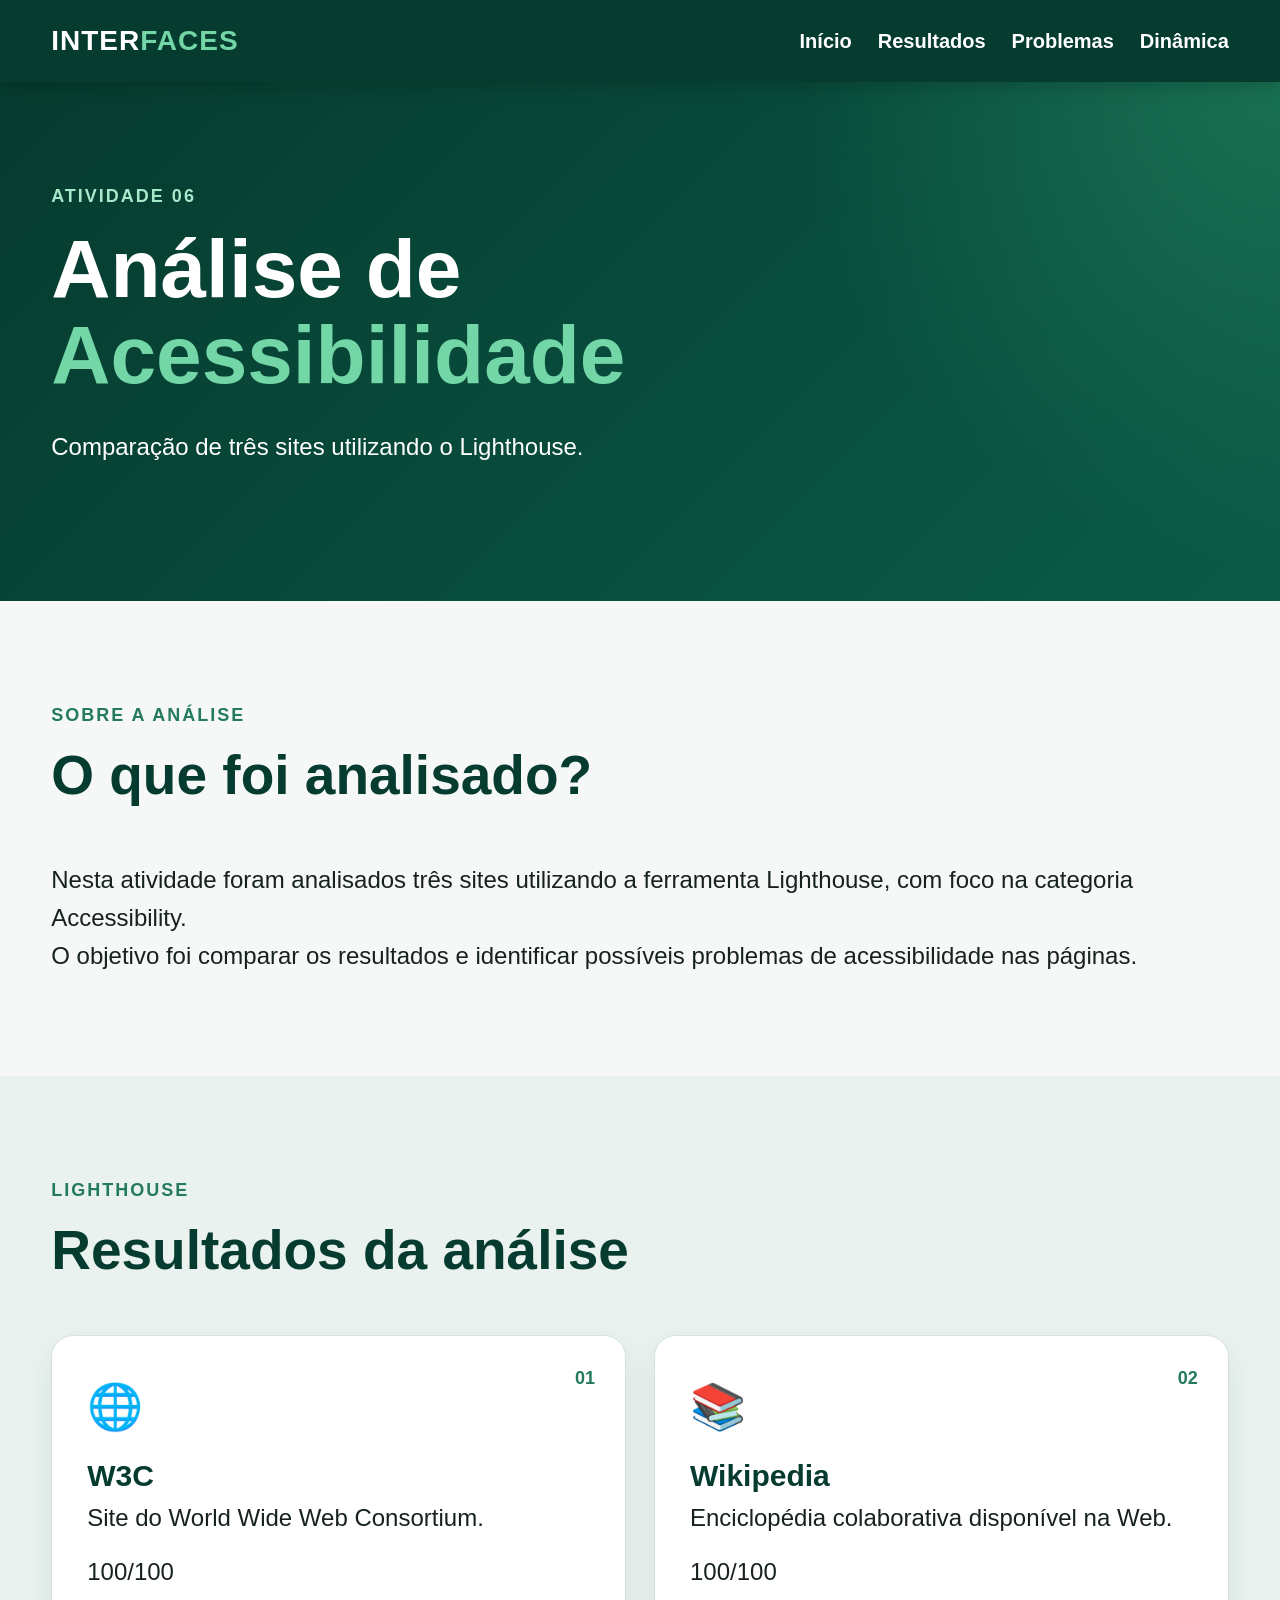
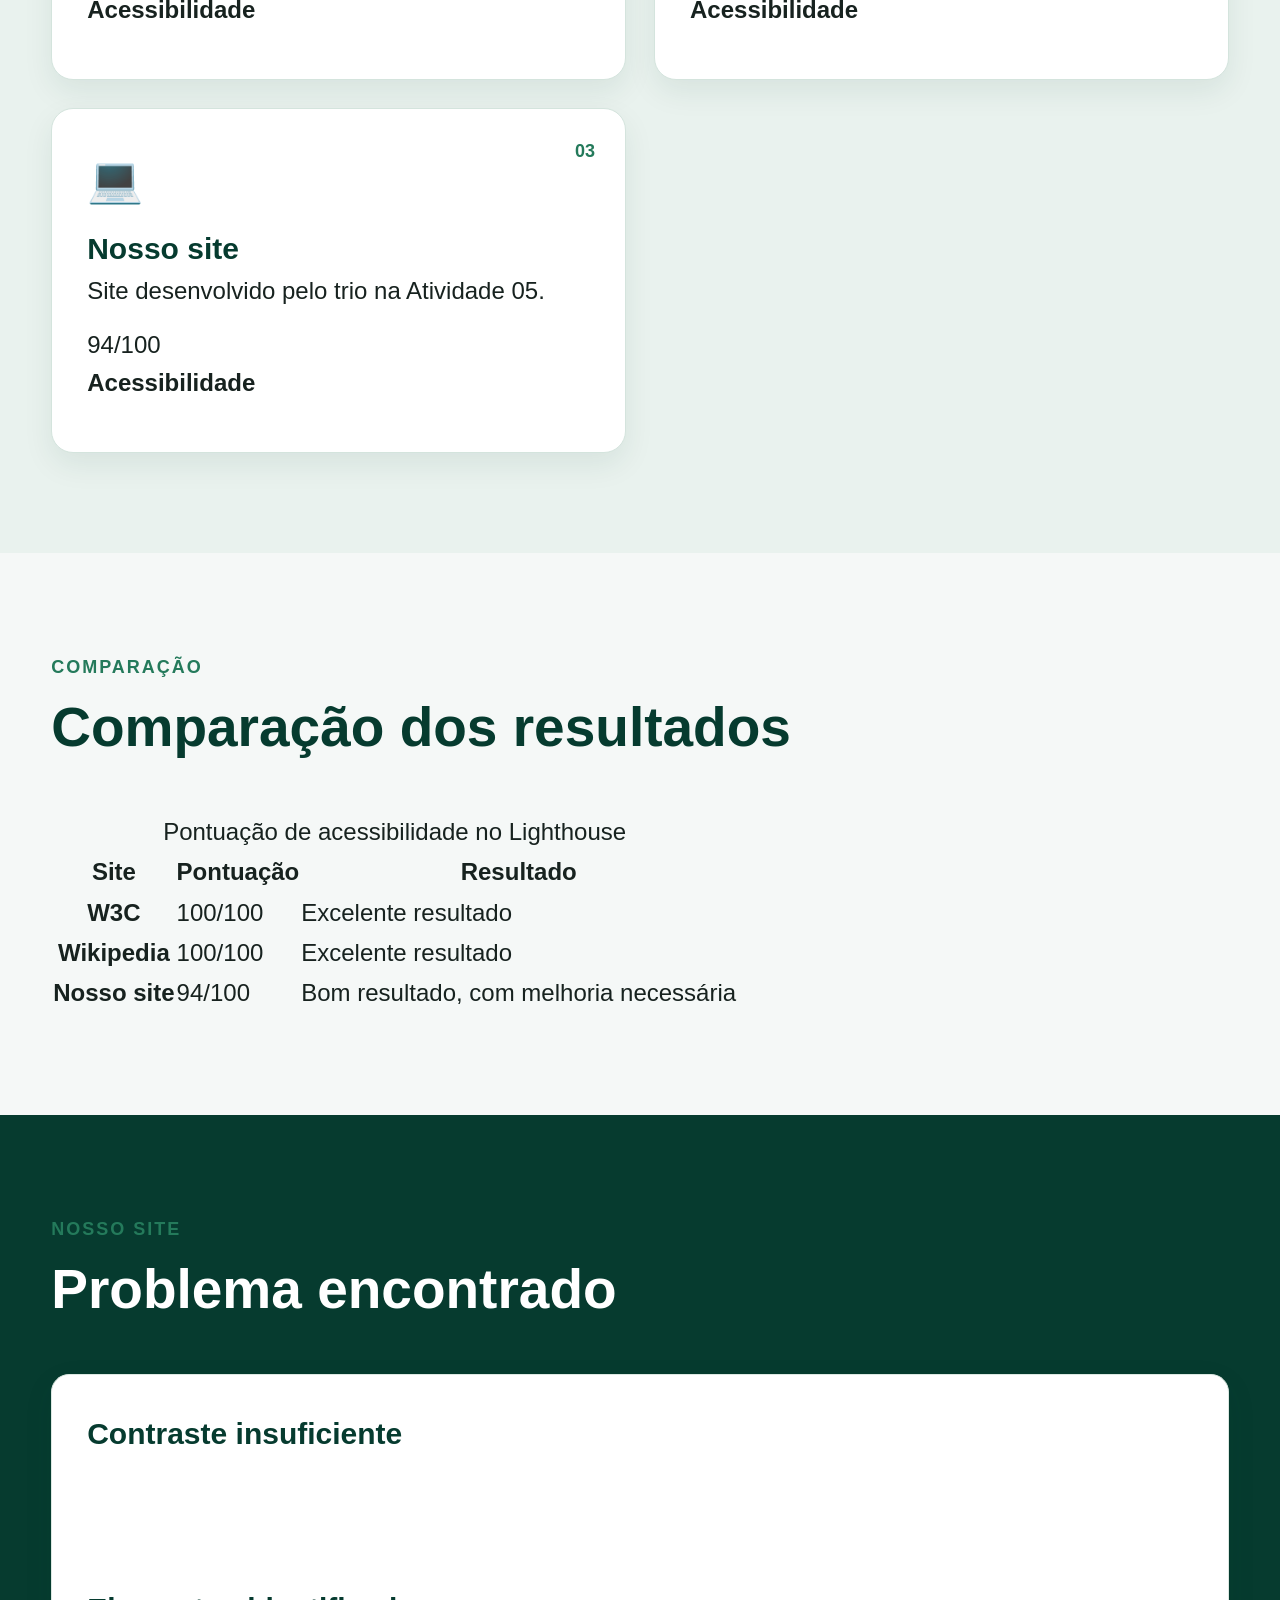
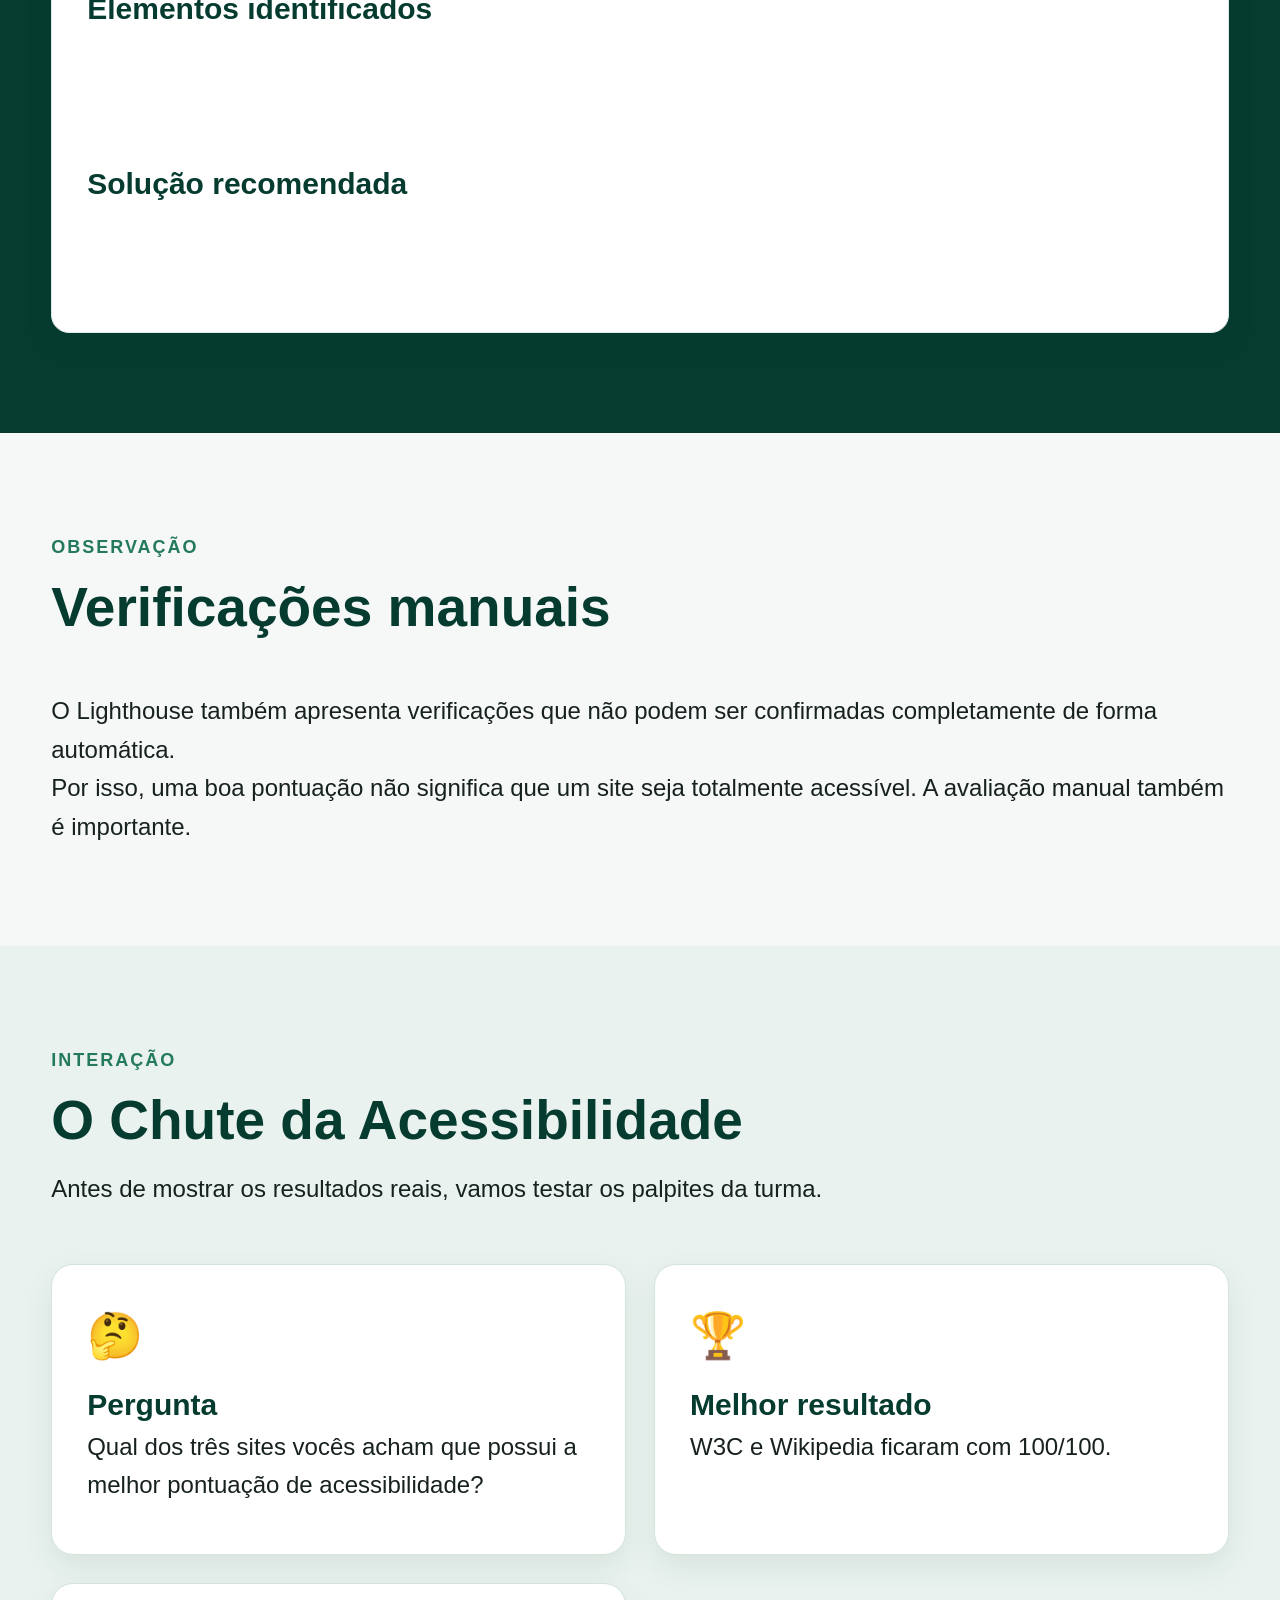
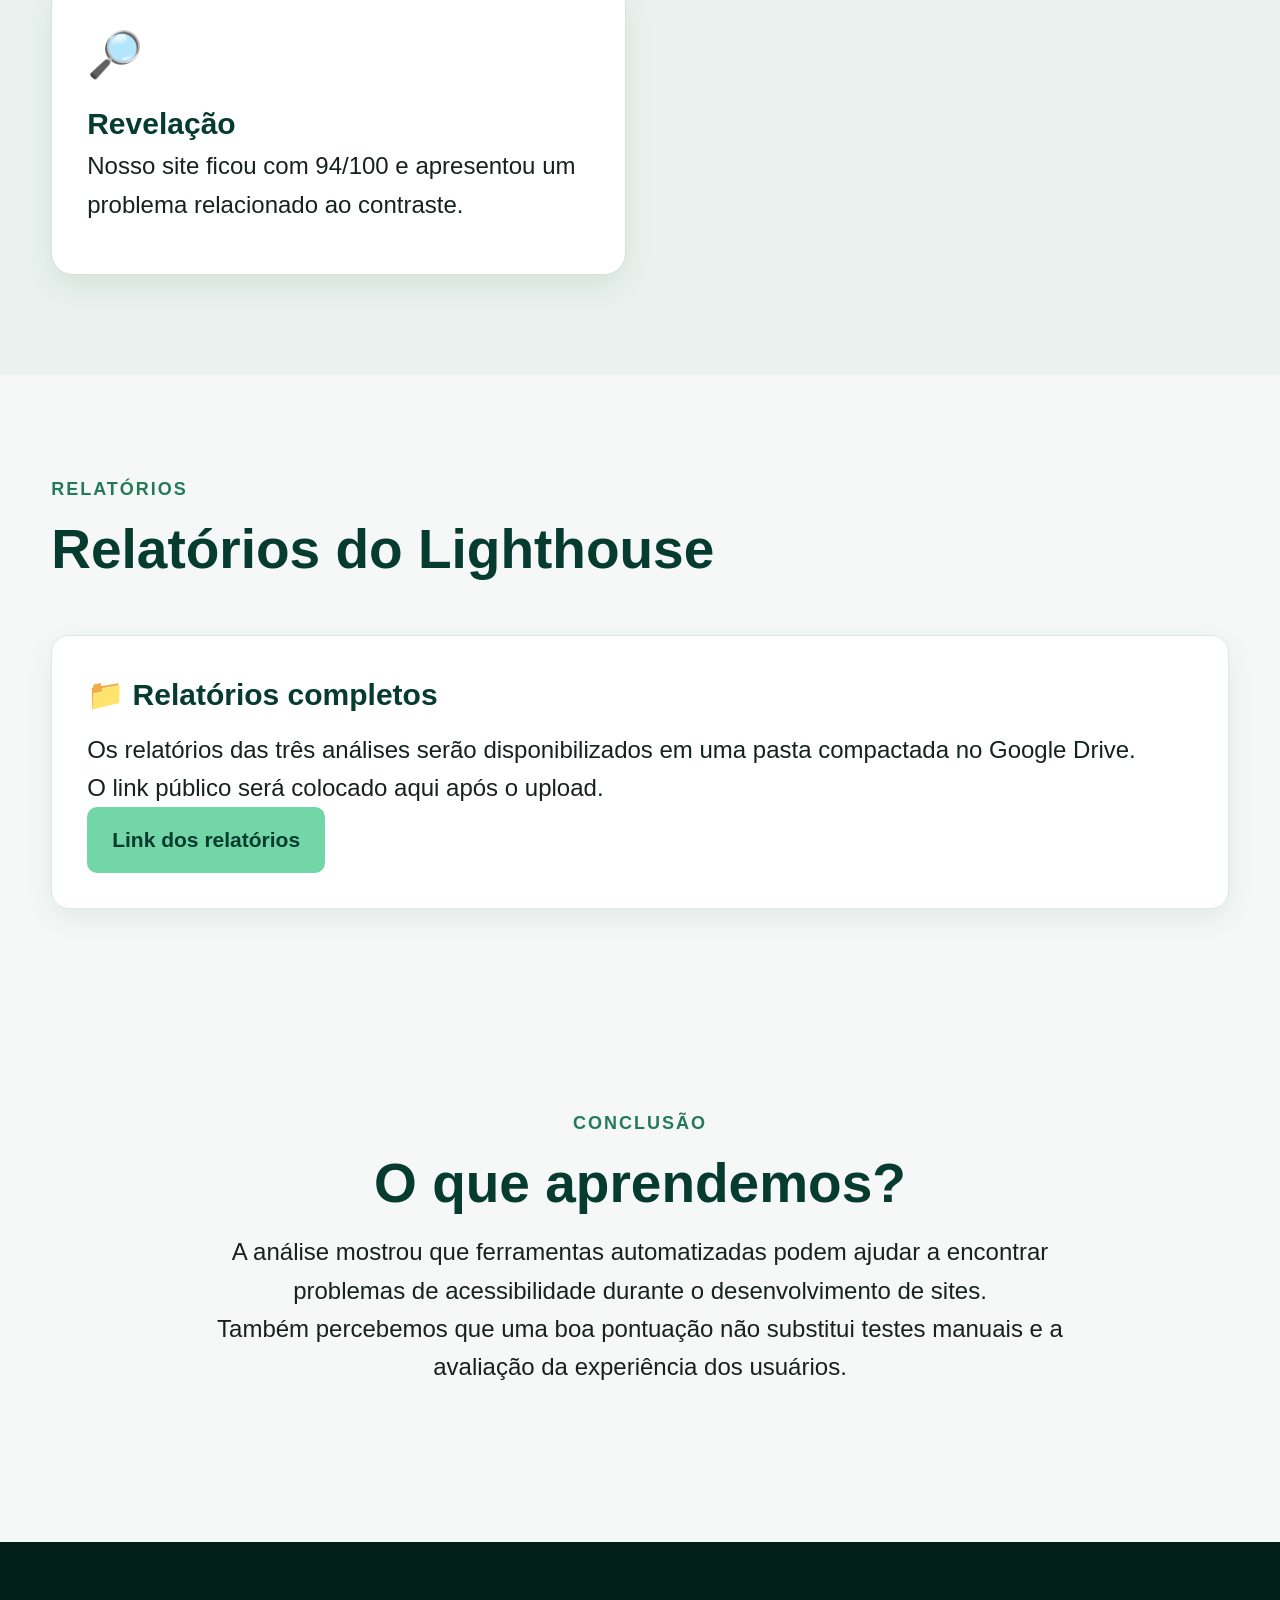
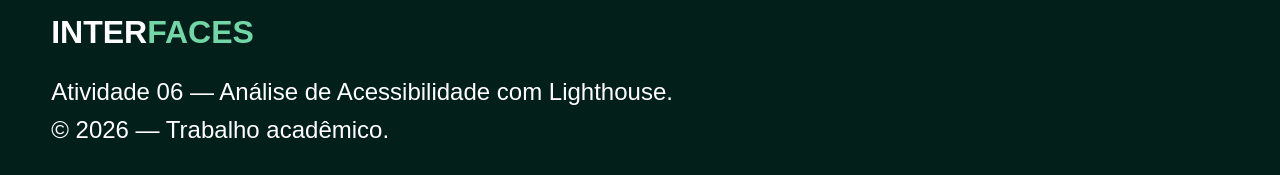
<file: analise.html>
<!DOCTYPE html>
<html lang="pt-BR">

<head>
    <meta charset="UTF-8">
    <meta name="viewport" content="width=device-width, initial-scale=1.0">

    <title>Análise de Acessibilidade - Lighthouse</title>

    <link rel="stylesheet" href="css/style.css">
</head>

<body>

    <header class="cabecalho">

        <div class="container menu">

            <a href="index.html" class="logo">
                INTER<span>FACES</span>
            </a>

            <nav class="navegacao" aria-label="Navegação principal">
                <a href="index.html">Início</a>
                <a href="#resultados">Resultados</a>
                <a href="#problemas">Problemas</a>
                <a href="#dinamica">Dinâmica</a>
            </nav>

        </div>

    </header>


    <main>

        <!-- CAPA -->

        <section class="hero">

            <div class="container hero-conteudo">

                <div class="hero-texto">

                    <p class="etiqueta">
                        ATIVIDADE 06
                    </p>

                    <h1>
                        Análise de
                        <span>Acessibilidade</span>
                    </h1>

                    <p class="subtitulo">
                        Comparação de três sites utilizando o Lighthouse.
                    </p>

                </div>

            </div>

        </section>


        <!-- INTRODUÇÃO -->

        <section class="secao">

            <div class="container">

                <div class="titulo-secao">

                    <p class="etiqueta">
                        SOBRE A ANÁLISE
                    </p>

                    <h2>
                        O que foi analisado?
                    </h2>

                </div>

                <p>
                    Nesta atividade foram analisados três sites utilizando
                    a ferramenta Lighthouse, com foco na categoria
                    Accessibility.
                </p>

                <p>
                    O objetivo foi comparar os resultados e identificar
                    possíveis problemas de acessibilidade nas páginas.
                </p>

            </div>

        </section>


        <!-- RESULTADOS -->

        <section id="resultados" class="secao interfaces">

            <div class="container">

                <div class="titulo-secao">

                    <p class="etiqueta">
                        LIGHTHOUSE
                    </p>

                    <h2>
                        Resultados da análise
                    </h2>

                </div>


                <div class="cards">

                    <!-- W3C -->

                    <article class="card">

                        <div class="card-icone">
                            🌐
                        </div>

                        <span class="numero">
                            01
                        </span>

                        <h3>
                            W3C
                        </h3>

                        <p>
                            Site do World Wide Web Consortium.
                        </p>

                        <div class="nota">
                            100/100
                        </div>

                        <p>
                            <strong>Acessibilidade</strong>
                        </p>

                    </article>


                    <!-- WIKIPEDIA -->

                    <article class="card">

                        <div class="card-icone">
                            📚
                        </div>

                        <span class="numero">
                            02
                        </span>

                        <h3>
                            Wikipedia
                        </h3>

                        <p>
                            Enciclopédia colaborativa disponível na Web.
                        </p>

                        <div class="nota">
                            100/100
                        </div>

                        <p>
                            <strong>Acessibilidade</strong>
                        </p>

                    </article>


                    <!-- NOSSO SITE -->

                    <article class="card">

                        <div class="card-icone">
                            💻
                        </div>

                        <span class="numero">
                            03
                        </span>

                        <h3>
                            Nosso site
                        </h3>

                        <p>
                            Site desenvolvido pelo trio na Atividade 05.
                        </p>

                        <div class="nota">
                            94/100
                        </div>

                        <p>
                            <strong>Acessibilidade</strong>
                        </p>

                    </article>

                </div>

            </div>

        </section>


        <!-- TABELA -->

        <section class="secao">

            <div class="container">

                <div class="titulo-secao">

                    <p class="etiqueta">
                        COMPARAÇÃO
                    </p>

                    <h2>
                        Comparação dos resultados
                    </h2>

                </div>


                <div class="tabela-container">

                    <table>

                        <caption>
                            Pontuação de acessibilidade no Lighthouse
                        </caption>

                        <thead>

                            <tr>
                                <th scope="col">Site</th>
                                <th scope="col">Pontuação</th>
                                <th scope="col">Resultado</th>
                            </tr>

                        </thead>

                        <tbody>

                            <tr>
                                <th scope="row">W3C</th>
                                <td>100/100</td>
                                <td>Excelente resultado</td>
                            </tr>

                            <tr>
                                <th scope="row">Wikipedia</th>
                                <td>100/100</td>
                                <td>Excelente resultado</td>
                            </tr>

                            <tr>
                                <th scope="row">Nosso site</th>
                                <td>94/100</td>
                                <td>Bom resultado, com melhoria necessária</td>
                            </tr>

                        </tbody>

                    </table>

                </div>

            </div>

        </section>


        <!-- PROBLEMA -->

        <section id="problemas" class="secao acessibilidade">

            <div class="container">

                <div class="titulo-secao">

                    <p class="etiqueta">
                        NOSSO SITE
                    </p>

                    <h2>
                        Problema encontrado
                    </h2>

                </div>


                <article class="info-box">

                    <h3>
                        Contraste insuficiente
                    </h3>

                    <p>
                        O Lighthouse identificou que algumas cores de
                        primeiro plano e de fundo não possuem contraste
                        suficiente.
                    </p>

                    <p>
                        Textos com baixo contraste podem dificultar a
                        leitura para muitas pessoas.
                    </p>

                    <h3>
                        Elementos identificados
                    </h3>

                    <ul>

                        <li>
                            Link "Referências"
                        </li>

                        <li>
                            Texto "WCAG 2.1"
                        </li>

                        <li>
                            Parte da seção de acessibilidade
                        </li>

                    </ul>

                    <h3>
                        Solução recomendada
                    </h3>

                    <p>
                        A recomendação é melhorar o contraste entre as
                        cores do texto e do fundo, garantindo uma leitura
                        mais fácil e acessível.
                    </p>

                </article>

            </div>

        </section>


        <!-- VERIFICAÇÃO MANUAL -->

        <section class="secao">

            <div class="container">

                <div class="titulo-secao">

                    <p class="etiqueta">
                        OBSERVAÇÃO
                    </p>

                    <h2>
                        Verificações manuais
                    </h2>

                </div>

                <p>
                    O Lighthouse também apresenta verificações que não
                    podem ser confirmadas completamente de forma automática.
                </p>

                <p>
                    Por isso, uma boa pontuação não significa que um site
                    seja totalmente acessível. A avaliação manual também
                    é importante.
                </p>

            </div>

        </section>


        <!-- DINÂMICA -->

        <section id="dinamica" class="secao interfaces">

            <div class="container">

                <div class="titulo-secao">

                    <p class="etiqueta">
                        INTERAÇÃO
                    </p>

                    <h2>
                        O Chute da Acessibilidade
                    </h2>

                    <p>
                        Antes de mostrar os resultados reais, vamos testar
                        os palpites da turma.
                    </p>

                </div>


                <div class="cards">

                    <article class="card">

                        <div class="card-icone">
                            🤔
                        </div>

                        <h3>
                            Pergunta
                        </h3>

                        <p>
                            Qual dos três sites vocês acham que possui
                            a melhor pontuação de acessibilidade?
                        </p>

                    </article>


                    <article class="card">

                        <div class="card-icone">
                            🏆
                        </div>

                        <h3>
                            Melhor resultado
                        </h3>

                        <p>
                            W3C e Wikipedia ficaram com 100/100.
                        </p>

                    </article>


                    <article class="card">

                        <div class="card-icone">
                            🔎
                        </div>

                        <h3>
                            Revelação
                        </h3>

                        <p>
                            Nosso site ficou com 94/100 e apresentou
                            um problema relacionado ao contraste.
                        </p>

                    </article>

                </div>

            </div>

        </section>


        <!-- RELATÓRIOS -->

        <section class="secao">

            <div class="container">

                <div class="titulo-secao">

                    <p class="etiqueta">
                        RELATÓRIOS
                    </p>

                    <h2>
                        Relatórios do Lighthouse
                    </h2>

                </div>

                <div class="info-box">

                    <h3>
                        📁 Relatórios completos
                    </h3>

                    <p>
                        Os relatórios das três análises serão disponibilizados
                        em uma pasta compactada no Google Drive.
                    </p>

                    <p>
                        O link público será colocado aqui após o upload.
                    </p>

                    <a
                        href="#"
                        class="botao principal"
                        aria-label="Acessar os relatórios do Lighthouse">
                        Link dos relatórios
                    </a>

                </div>

            </div>

        </section>


        <!-- CONCLUSÃO -->

        <section class="secao">

            <div class="container">

                <div class="titulo-secao centralizado">

                    <p class="etiqueta">
                        CONCLUSÃO
                    </p>

                    <h2>
                        O que aprendemos?
                    </h2>

                    <p>
                        A análise mostrou que ferramentas automatizadas
                        podem ajudar a encontrar problemas de acessibilidade
                        durante o desenvolvimento de sites.
                    </p>

                    <p>
                        Também percebemos que uma boa pontuação não substitui
                        testes manuais e a avaliação da experiência dos usuários.
                    </p>

                </div>

            </div>

        </section>

    </main>


    <footer class="rodape">

        <div class="container">

            <h2>
                INTER<span>FACES</span>
            </h2>

            <p>
                Atividade 06 — Análise de Acessibilidade com Lighthouse.
            </p>

            <p>
                © 2026 — Trabalho acadêmico.
            </p>

        </div>

    </footer>


</body>

</html>
</file>
<file: css/style.css>
/* =========================
   RESET
========================= */

* {
    margin: 0;
    padding: 0;
    box-sizing: border-box;
}

html {
    scroll-behavior: smooth;
}

body {
    font-family: Arial, Helvetica, sans-serif;
    background: #f5f8f7;
    color: #17221f;
    line-height: 1.6;
    font-size: 24px;
}

img {
    max-width: 100%;
    display: block;
}

a {
    color: inherit;
}

.container {
    width: min(1200px, 92%);
    margin: 0 auto;
}


/* =========================
   ACESSIBILIDADE
========================= */

:focus-visible {
    outline: 4px solid #ffb703;
    outline-offset: 5px;
}


/* =========================
   CABEÇALHO
========================= */

.cabecalho {
    position: sticky;
    top: 0;
    z-index: 1000;
    background: #063b2f;
    box-shadow: 0 4px 18px rgba(0, 0, 0, 0.18);
}

.menu {
    min-height: 82px;

    display: flex;
    align-items: center;
    justify-content: space-between;
    gap: 30px;
}

.logo {
    color: white;
    text-decoration: none;
    font-size: 28px;
    font-weight: 900;
    letter-spacing: 1px;
}

.logo span,
.rodape span {
    color: #72d6a7;
}

.navegacao {
    display: flex;
    gap: 26px;
}

.navegacao a {
    color: white;
    text-decoration: none;
    font-size: 20px;
    font-weight: 700;
}

.navegacao a:hover {
    color: #72d6a7;
}

.botao-menu {
    display: none;
    background: transparent;
    color: white;
    border: 2px solid white;
    border-radius: 8px;
    padding: 8px 13px;
    font-size: 28px;
    cursor: pointer;
}


/* =========================
   HERO
========================= */

.hero {
    background:
        radial-gradient(circle at top right, #197052 0%, transparent 35%),
        linear-gradient(135deg, #063b2f, #0a5b48);

    color: white;
    padding: 100px 0;
}

.hero-conteudo {
    display: grid;
    grid-template-columns: 1.5fr 1fr;
    align-items: center;
    gap: 70px;
}

.etiqueta {
    color: #247a5b;
    font-size: 18px;
    font-weight: 900;
    letter-spacing: 2px;
    margin-bottom: 15px;
}

.hero .etiqueta {
    color: #a6e8ca;
}

.hero h1 {
    font-size: clamp(48px, 7vw, 82px);
    line-height: 1.05;
    margin-bottom: 30px;
}

.hero h1 span {
    color: #72d6a7;
}

.subtitulo {
    max-width: 700px;
    margin-bottom: 35px;
}

.botoes {
    display: flex;
    flex-wrap: wrap;
    gap: 18px;
}

.botao {
    display: inline-block;
    padding: 16px 25px;
    border-radius: 10px;
    text-decoration: none;
    font-weight: 800;
    font-size: 21px;
}

.botao.principal {
    background: #72d6a7;
    color: #063b2f;
}

.botao.secundario {
    border: 2px solid white;
    color: white;
}

.botao:hover {
    transform: translateY(-3px);
}

.hero-card {
    background: rgba(255, 255, 255, 0.1);
    border: 1px solid rgba(255, 255, 255, 0.25);
    border-radius: 25px;
    padding: 45px;
    backdrop-filter: blur(10px);
}

.icone-hero {
    font-size: 70px;
    color: #72d6a7;
    margin-bottom: 20px;
}

.hero-card h2 {
    margin-bottom: 15px;
}


/* =========================
   INSTITUIÇÃO
========================= */

.instituicao {
    background: white;
    padding: 60px 0;
}

.instituicao-box {
    display: flex;
    align-items: center;
    gap: 25px;
    margin-bottom: 45px;
}

.logo-instituicao {
    min-width: 90px;
    height: 90px;

    display: grid;
    place-items: center;

    background: #063b2f;
    color: white;

    border-radius: 18px;

    font-size: 30px;
    font-weight: 900;
}

.instituicao h2 {
    font-size: 27px;
    color: #063b2f;
}

.integrantes {
    border-top: 2px solid #dfe8e4;
    padding-top: 30px;
}

.integrantes h3 {
    color: #063b2f;
    margin-bottom: 8px;
}

.foto-integrantes {
    margin-top: 25px;
    max-width: 700px;
}

.foto-integrantes img {
    border-radius: 18px;
    border: 4px solid #dceae4;
}

.foto-integrantes p {
    font-size: 18px;
    margin-top: 8px;
    color: #4d5b56;
}


/* =========================
   SEÇÕES
========================= */

.secao {
    padding: 100px 0;
}

.titulo-secao {
    max-width: 850px;
    margin-bottom: 55px;
}

.titulo-secao h2 {
    color: #063b2f;
    font-size: clamp(36px, 5vw, 55px);
    line-height: 1.1;
    margin-bottom: 20px;
}

.centralizado {
    text-align: center;
    margin-left: auto;
    margin-right: auto;
}


/* =========================
   SOBRE
========================= */

.sobre-grid {
    display: grid;
    grid-template-columns: repeat(3, 1fr);
    gap: 25px;
}

.info-box {
    background: white;
    border-radius: 18px;
    padding: 35px;
    border: 1px solid #dce8e2;
    box-shadow: 0 10px 30px rgba(6, 59, 47, 0.08);
}

.info-box span {
    display: inline-block;
    color: #247a5b;
    font-size: 18px;
    font-weight: 900;
    margin-bottom: 20px;
}

.info-box h3 {
    color: #063b2f;
    font-size: 30px;
    margin-bottom: 12px;
}


/* =========================
   CARDS
========================= */

.interfaces {
    background: #e9f2ee;
}

.cards {
    display: grid;
    grid-template-columns: repeat(2, 1fr);
    gap: 28px;
}

.card {
    position: relative;
    background: white;
    border-radius: 22px;
    padding: 35px;
    border: 1px solid #d4e4dd;
    box-shadow: 0 12px 30px rgba(6, 59, 47, 0.08);

    transition:
        transform 0.25s ease,
        box-shadow 0.25s ease;
}

.card:hover {
    transform: translateY(-7px);
    box-shadow: 0 20px 40px rgba(6, 59, 47, 0.15);
}

.card-icone {
    font-size: 45px;
    margin-bottom: 15px;
}

.numero {
    position: absolute;
    top: 28px;
    right: 30px;

    color: #247a5b;
    font-weight: 900;
    font-size: 18px;
}

.card h3 {
    color: #063b2f;
    font-size: 30px;
    line-height: 1.2;
    margin-bottom: 5px;
}

.sigla {
    color: #247a5b;
    font-weight: 900;
    font-size: 18px;
    margin-bottom: 18px;
}

.card p {
    margin-bottom: 15px;
}

.imagem-card {
    margin-top: 25px;
}

.imagem-placeholder {
    min-height: 170px;
    border-radius: 15px;

    display: grid;
    place-items: center;

    background: #063b2f;
    color: #72d6a7;

    font-size: 70px;
    font-weight: 900;
}

.imagem-placeholder.terminal {
    font-family: monospace;
}

.imagem-card figcaption {
    font-size: 17px;
    color: #4c5d56;
    margin-top: 10px;
}


/* =========================
   ACESSIBILIDADE
========================= */

.acessibilidade {
    background: #063b2f;
    color: white;
}

.acessibilidade .titulo-secao h2 {
    color: white;
}

.acessibilidade .titulo-secao p:not(.etiqueta) {
    color: #e4f4ed;
}

.acessibilidade-grid {
    display: grid;
    grid-template-columns: repeat(2, 1fr);
    gap: 25px;
}

.acessibilidade-grid article {
    border: 1px solid rgba(255, 255, 255, 0.25);
    border-radius: 18px;
    padding: 30px;
}

.acessibilidade-grid span {
    display: inline-grid;
    place-items: center;

    width: 45px;
    height: 45px;

    background: #72d6a7;
    color: #063b2f;

    border-radius: 50%;
    font-weight: 900;
}

.acessibilidade-grid h3 {
    margin: 18px 0 10px;
    font-size: 28px;
}

.acessibilidade-grid p {
    color: #e4f4ed;
}


/* =========================
   QUALIDADE
========================= */

.qualidade {
    background: white;
}

.qualidade-grid {
    display: grid;
    grid-template-columns: repeat(4, 1fr);
    gap: 22px;
}

.qualidade-grid > div {
    border-top: 5px solid #247a5b;
    padding: 25px;
    background: #f4f8f6;
    border-radius: 0 0 15px 15px;
}

.qualidade-grid strong {
    font-size: 28px;
    color: #247a5b;
}

.qualidade-grid h3 {
    color: #063b2f;
    margin: 15px 0;
    font-size: 25px;
}


/* =========================
   REFERÊNCIAS
========================= */

.referencias {
    background: #e9f2ee;
}

.referencias-lista {
    display: grid;
    gap: 18px;
}

.referencias-lista p {
    background: white;
    border-left: 5px solid #247a5b;
    padding: 22px;
    border-radius: 0 12px 12px 0;
}


/* =========================
   RODAPÉ
========================= */

.rodape {
    background: #021f19;
    color: white;
    padding: 65px 0 25px;
}

.rodape-grid {
    display: grid;
    grid-template-columns: 2fr 1fr 1fr;
    gap: 50px;
}

.rodape h2 {
    font-size: 32px;
    margin-bottom: 15px;
}

.rodape h3 {
    color: #72d6a7;
    margin-bottom: 15px;
}

.rodape a {
    display: block;
    text-decoration: none;
    margin-bottom: 8px;
}

.rodape a:hover {
    color: #72d6a7;
}

.copyright {
    border-top: 1px solid rgba(255, 255, 255, 0.2);
    margin-top: 45px;
    padding-top: 20px;
}

.copyright p {
    font-size: 17px;
    color: #d1e2dc;
}


/* =========================
   RESPONSIVIDADE
========================= */

@media (max-width: 900px) {

    body {
        font-size: 22px;
    }

    .hero-conteudo {
        grid-template-columns: 1fr;
    }

    .sobre-grid {
        grid-template-columns: 1fr;
    }

    .cards {
        grid-template-columns: 1fr;
    }

    .qualidade-grid {
        grid-template-columns: repeat(2, 1fr);
    }

    .rodape-grid {
        grid-template-columns: 1fr 1fr;
    }

}


@media (max-width: 700px) {

    .menu {
        min-height: 72px;
    }

    .botao-menu {
        display: block;
    }

    .navegacao {
        display: none;

        position: absolute;
        top: 72px;
        left: 0;
        width: 100%;

        background: #063b2f;

        flex-direction: column;
        padding: 25px;
    }

    .navegacao.aberto {
        display: flex;
    }

    .hero {
        padding: 70px 0;
    }

    .hero h1 {
        font-size: 48px;
    }

    .secao {
        padding: 70px 0;
    }

    .acessibilidade-grid {
        grid-template-columns: 1fr;
    }

    .qualidade-grid {
        grid-template-columns: 1fr;
    }

    .rodape-grid {
        grid-template-columns: 1fr;
    }

    .instituicao-box {
        align-items: flex-start;
        flex-direction: column;
    }

}


@media (prefers-reduced-motion: reduce) {

    html {
        scroll-behavior: auto;
    }

    * {
        transition: none !important;
    }

}
</file>
